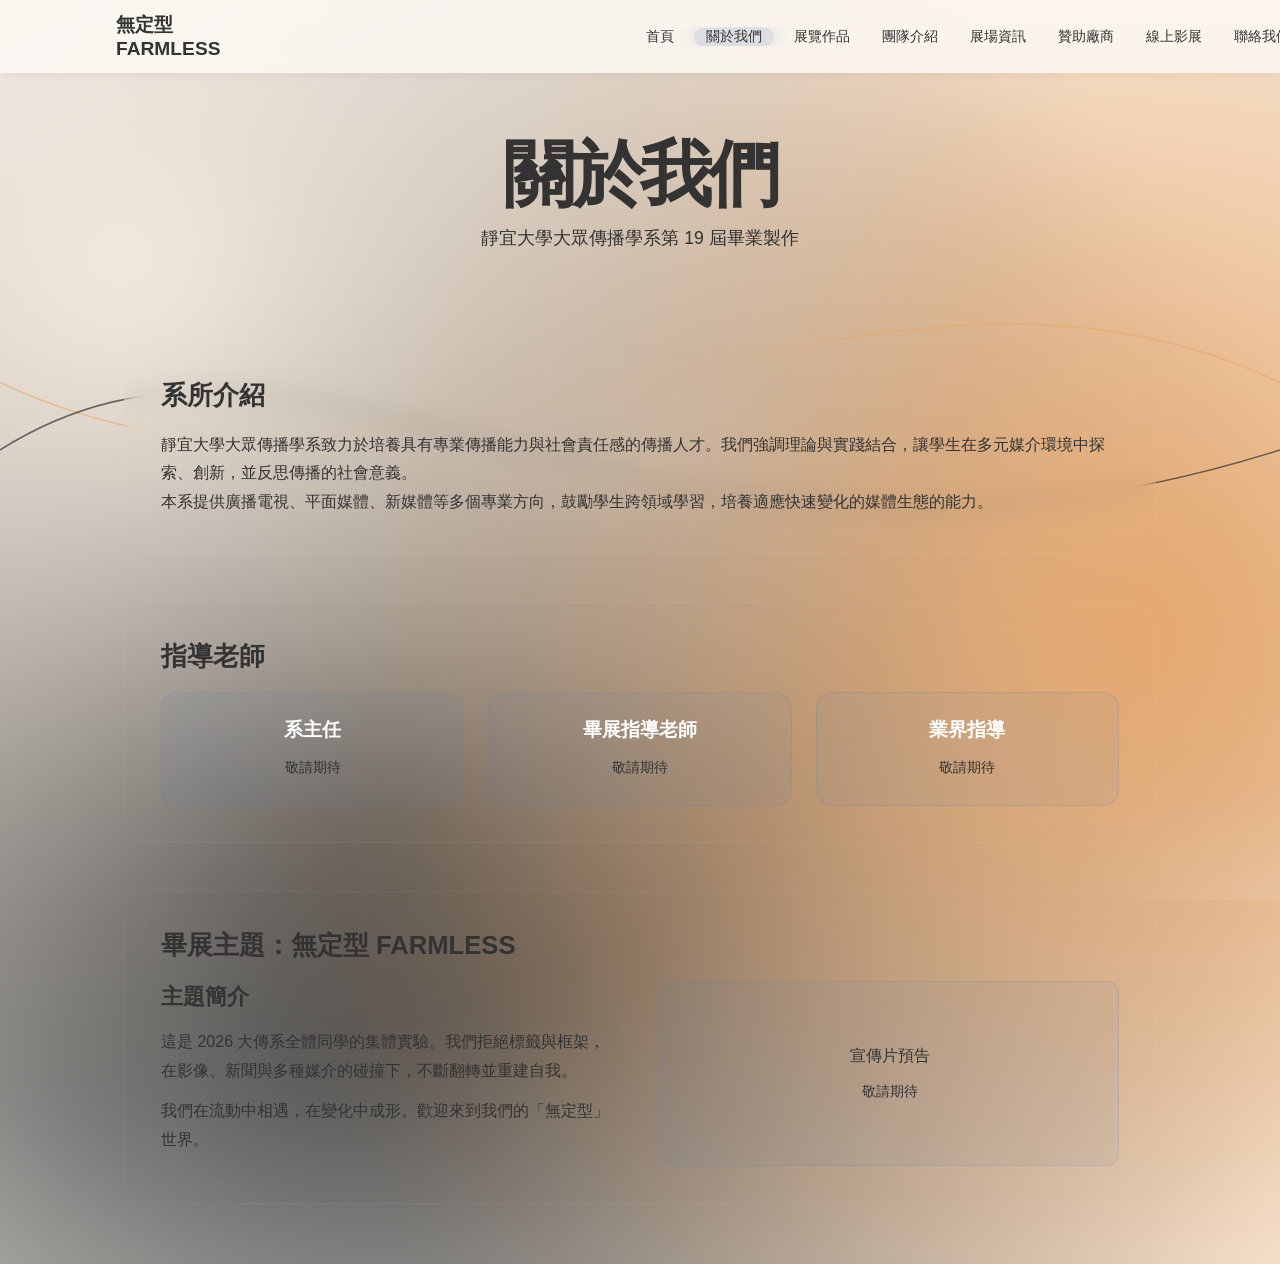
<file: about.html>
<!DOCTYPE html>
<html lang="zh-Hant">
<head>
  <meta charset="UTF-8" />
  <meta name="viewport" content="width=device-width, initial-scale=1.0" />
  <title>關於我們 - 無定型 FARMLESS</title>
  <link rel="stylesheet" href="style.css" />
</head>
<body>
  <div class="page-bg"></div>
  <div class="cursor-glow"></div>
  <nav class="navbar">
    <div class="container">
      <h1 class="nav-title">無定型 FARMLESS</h1>
      <ul class="nav-links">
        <li><a href="index.html">首頁</a></li>
        <li><a href="about.html">關於我們</a></li>
        <li><a href="works.html">展覽作品</a></li>
        <li><a href="team.html">團隊介紹</a></li>
        <li><a href="venue.html">展場資訊</a></li>
        <li><a href="sponsors.html">贊助廠商</a></li>
        <li><a href="filmfestival.html">線上影展</a></li>
        <li><a href="contact.html">聯絡我們</a></li>
      </ul>
    </div>
  </nav>
  <main class="container">
    <section class="hero-section">
      <h1 class="page-title">關於我們</h1>
      <p class="page-subtitle">靜宜大學大眾傳播學系第 19 屆畢業製作</p>
    </section>

    <!-- 本系介紹 -->
    <section id="department" class="panel">
      <h2>系所介紹</h2>
      <p>靜宜大學大眾傳播學系致力於培養具有專業傳播能力與社會責任感的傳播人才。我們強調理論與實踐結合，讓學生在多元媒介環境中探索、創新，並反思傳播的社會意義。</p>
      <p>本系提供廣播電視、平面媒體、新媒體等多個專業方向，鼓勵學生跨領域學習，培養適應快速變化的媒體生態的能力。</p>
    </section>

    <!-- 指導老師 -->
    <section id="advisors" class="panel">
      <h2>指導老師</h2>
      <div class="advisor-grid">
        <div class="advisor-card">
          <h4>系主任</h4>
          <p>敬請期待</p>
        </div>
        <div class="advisor-card">
          <h4>畢展指導老師</h4>
          <p>敬請期待</p>
        </div>
        <div class="advisor-card">
          <h4>業界指導</h4>
          <p>敬請期待</p>
        </div>
      </div>
    </section>

    <!-- 畢展主題 -->
    <section id="exhibition-theme" class="panel">
      <h2>畢展主題：無定型 FARMLESS</h2>
      <div class="theme-content">
        <div class="theme-text">
          <h3>主題簡介</h3>
          <p>這是 2026 大傳系全體同學的集體實驗。我們拒絕標籤與框架，在影像、新聞與多種媒介的碰撞下，不斷翻轉並重建自我。</p>
          <p>我們在流動中相遇，在變化中成形。歡迎來到我們的「無定型」世界。</p>
        </div>
        <div class="theme-video">
          <div class="video-placeholder">
            <p>宣傳片預告</p>
            <p style="font-size: 0.9rem; margin-top: 8px;">敬請期待</p>
          </div>
        </div>
      </div>
    </section>
  </main>
  <script src="script.js"></script>
</body>
</html>
</file>
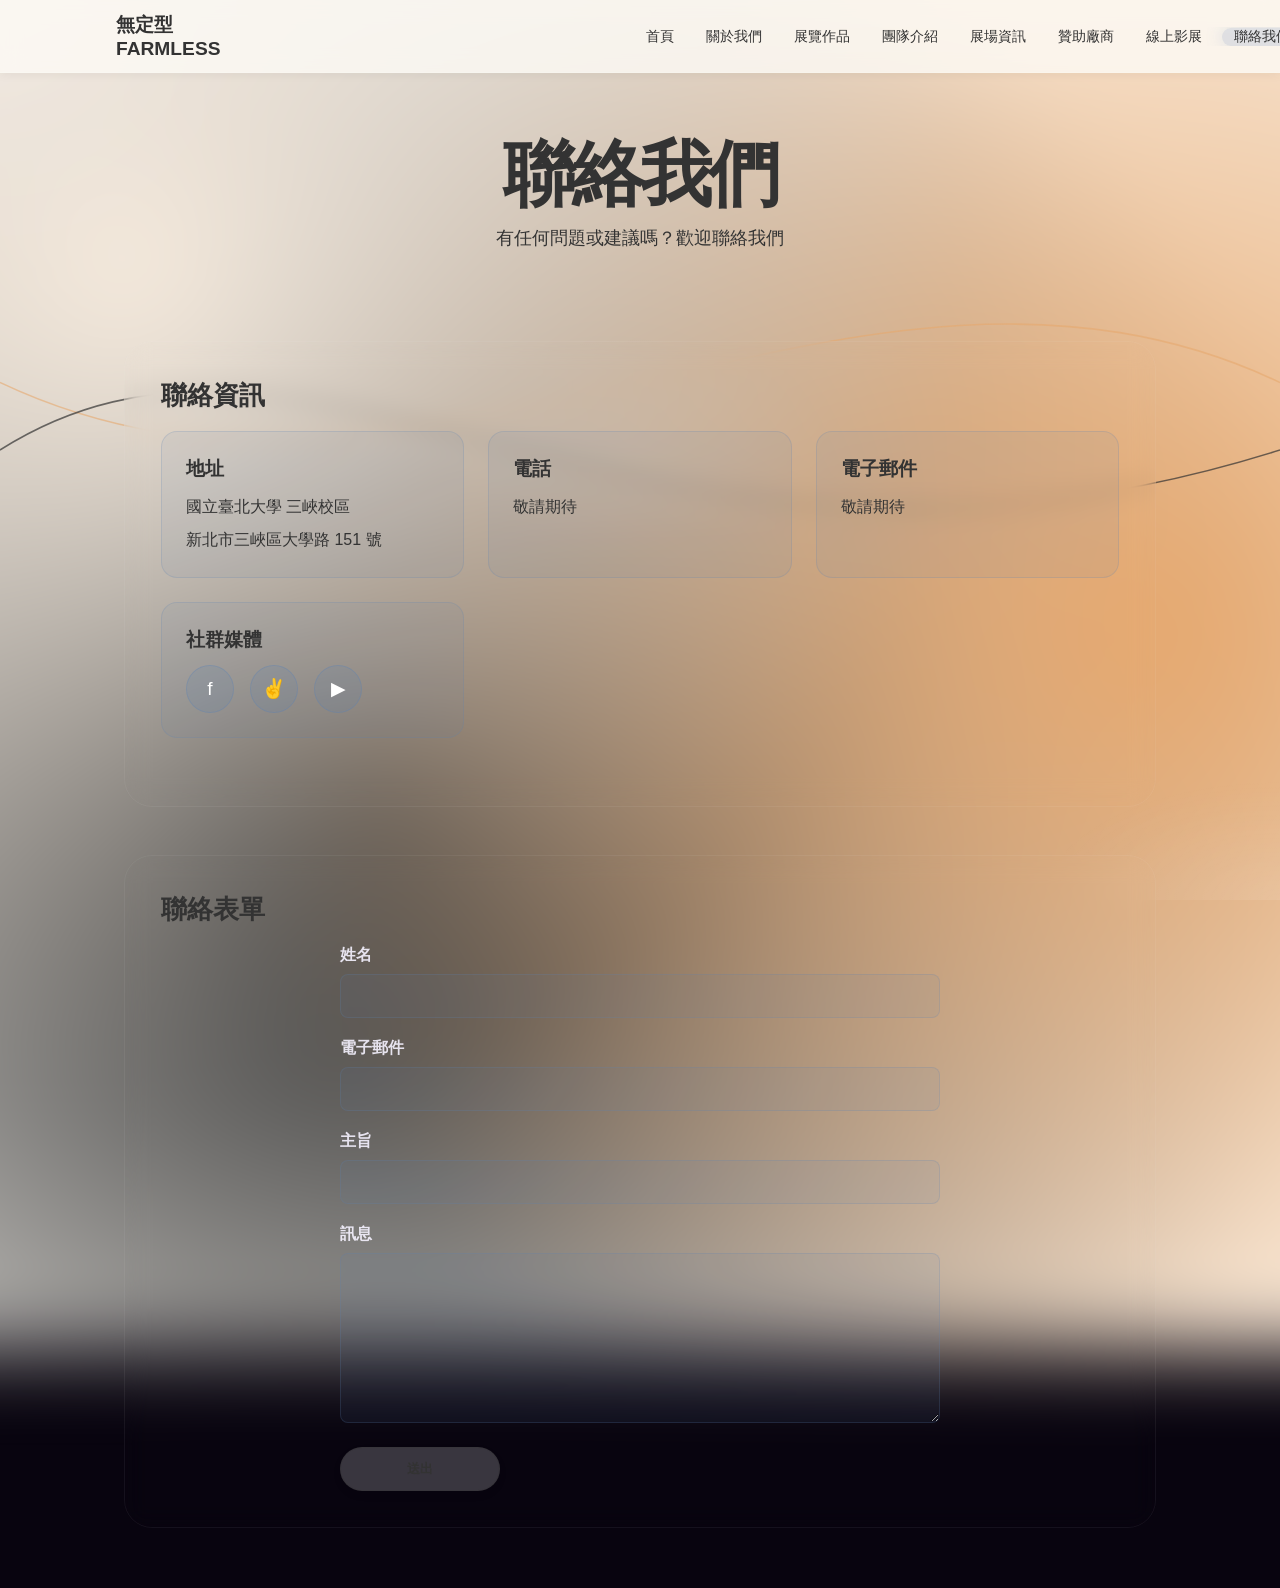
<file: contact.html>
<!DOCTYPE html>
<html lang="zh-Hant">
<head>
  <meta charset="UTF-8" />
  <meta name="viewport" content="width=device-width, initial-scale=1.0" />
  <title>聯絡我們 - 無定型 FARMLESS</title>
  <link rel="stylesheet" href="style.css" />
</head>
<body>
  <div class="page-bg"></div>
  <div class="cursor-glow"></div>
  <nav class="navbar">
    <div class="container">
      <h1 class="nav-title">無定型 FARMLESS</h1>
      <ul class="nav-links">
        <li><a href="index.html">首頁</a></li>
        <li><a href="about.html">關於我們</a></li>
        <li><a href="works.html">展覽作品</a></li>
        <li><a href="team.html">團隊介紹</a></li>
        <li><a href="venue.html">展場資訊</a></li>
        <li><a href="sponsors.html">贊助廠商</a></li>
        <li><a href="filmfestival.html">線上影展</a></li>
        <li><a href="contact.html">聯絡我們</a></li>
      </ul>
    </div>
  </nav>
  <main class="container">
    <section class="hero-section">
      <h1 class="page-title">聯絡我們</h1>
      <p class="page-subtitle">有任何問題或建議嗎？歡迎聯絡我們</p>
    </section>

    <!-- 聯絡資訊 -->
    <section id="contact-info" class="panel">
      <h2>聯絡資訊</h2>
      <div class="contact-details">
        <div class="contact-item">
          <h3>地址</h3>
          <p>國立臺北大學 三峽校區</p>
          <p>新北市三峽區大學路 151 號</p>
        </div>
        <div class="contact-item">
          <h3>電話</h3>
          <p>敬請期待</p>
        </div>
        <div class="contact-item">
          <h3>電子郵件</h3>
          <p>敬請期待</p>
        </div>
        <div class="contact-item">
          <h3>社群媒體</h3>
          <div class="social-links">
            <a href="#" class="social-icon" title="Facebook">f</a>
            <a href="#" class="social-icon" title="Instagram">✌</a>
            <a href="#" class="social-icon" title="YouTube">▶</a>
          </div>
        </div>
      </div>
    </section>

    <!-- 聯絡表單 -->
    <section id="contact-form" class="panel">
      <h2>聯絡表單</h2>
      <form class="form-container">
        <div class="form-group">
          <label for="name">姓名</label>
          <input type="text" id="name" name="name" required />
        </div>
        <div class="form-group">
          <label for="email">電子郵件</label>
          <input type="email" id="email" name="email" required />
        </div>
        <div class="form-group">
          <label for="subject">主旨</label>
          <input type="text" id="subject" name="subject" required />
        </div>
        <div class="form-group">
          <label for="message">訊息</label>
          <textarea id="message" name="message" rows="8" required></textarea>
        </div>
        <button type="submit" class="btn btn-primary">送出</button>
      </form>
    </section>
  </main>
  <script src="script.js"></script>
</body>
</html>
</file>
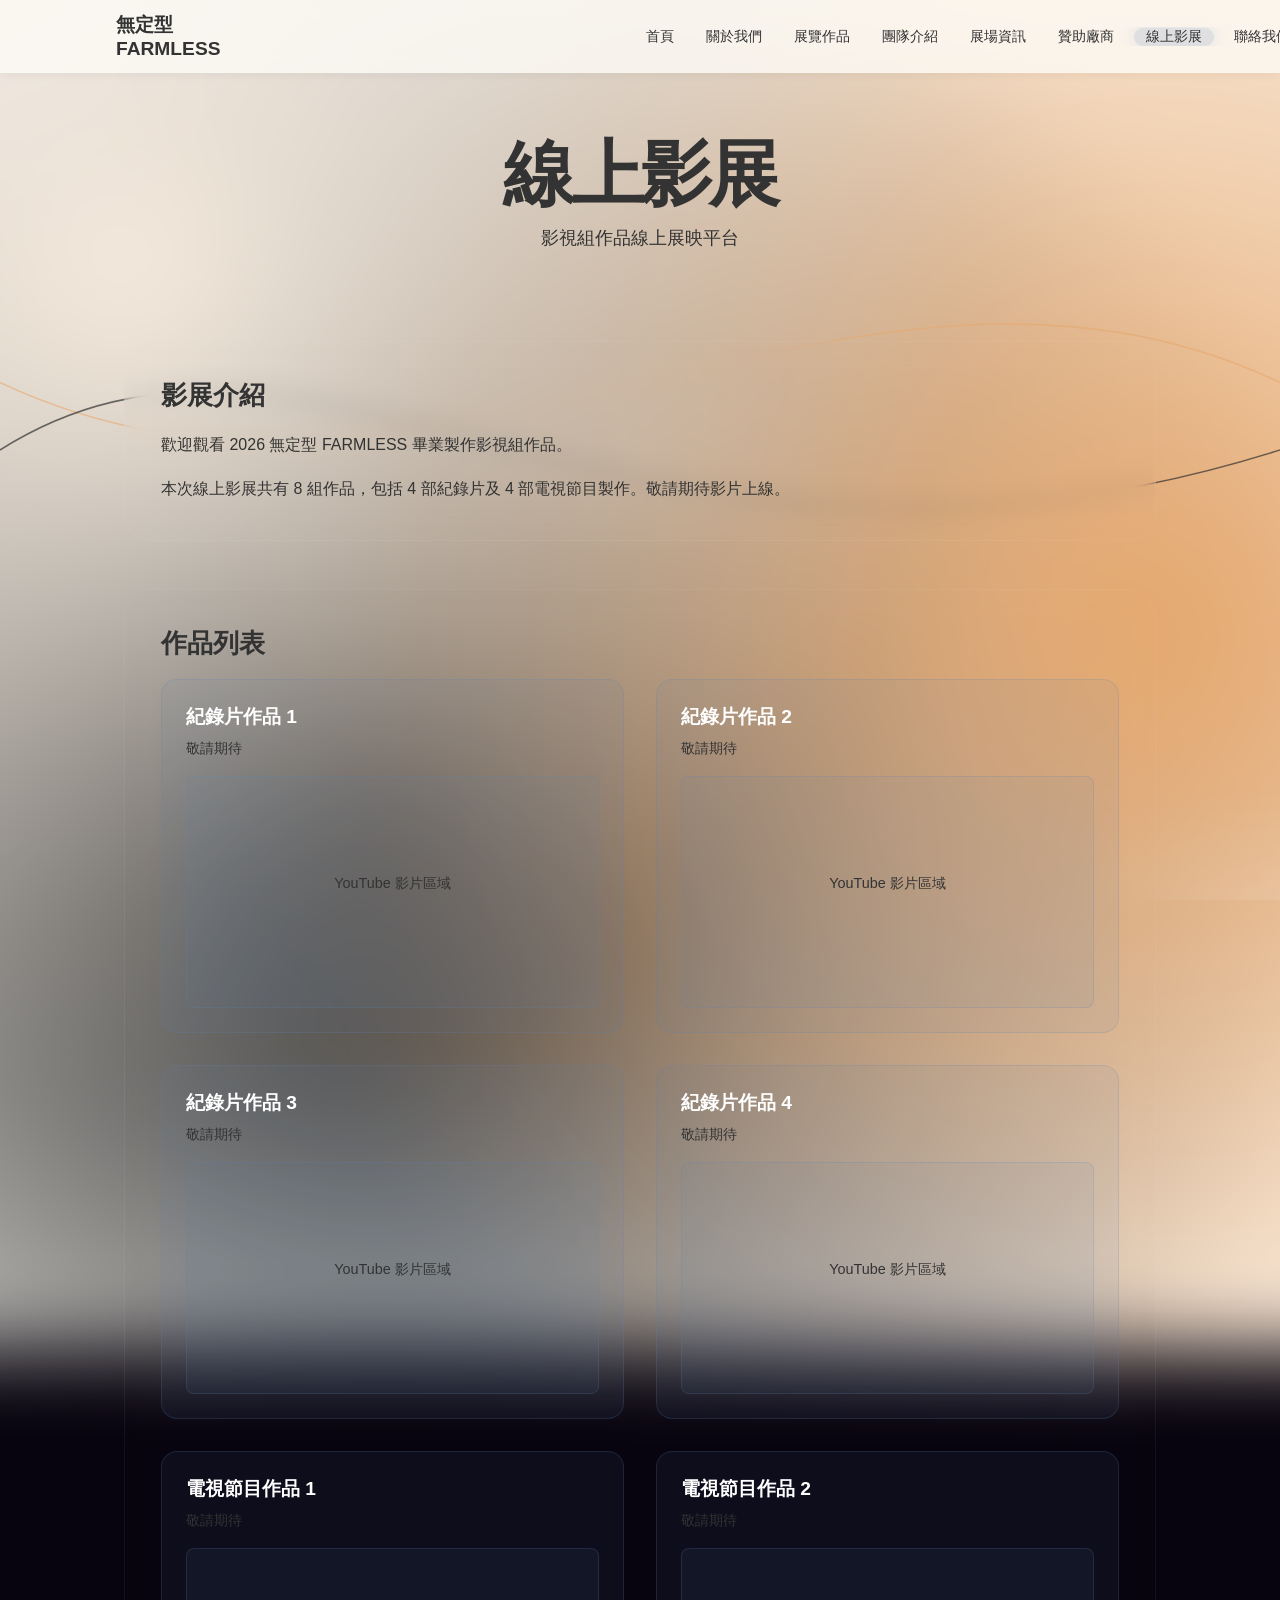
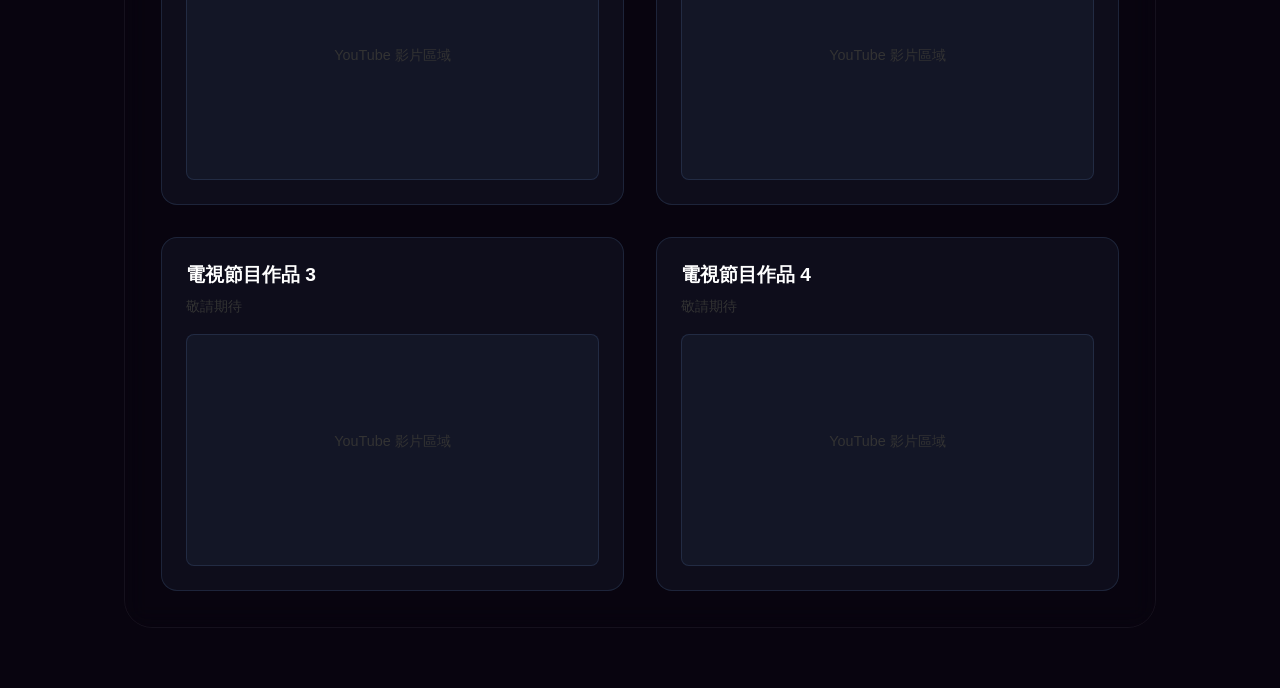
<file: filmfestival.html>
<!DOCTYPE html>
<html lang="zh-Hant">
<head>
  <meta charset="UTF-8" />
  <meta name="viewport" content="width=device-width, initial-scale=1.0" />
  <title>線上影展 - 無定型 FARMLESS</title>
  <link rel="stylesheet" href="style.css" />
</head>
<body>
  <div class="page-bg"></div>
  <div class="cursor-glow"></div>
  <nav class="navbar">
    <div class="container">
      <h1 class="nav-title">無定型 FARMLESS</h1>
      <ul class="nav-links">
        <li><a href="index.html">首頁</a></li>
        <li><a href="about.html">關於我們</a></li>
        <li><a href="works.html">展覽作品</a></li>
        <li><a href="team.html">團隊介紹</a></li>
        <li><a href="venue.html">展場資訊</a></li>
        <li><a href="sponsors.html">贊助廠商</a></li>
        <li><a href="filmfestival.html">線上影展</a></li>
        <li><a href="contact.html">聯絡我們</a></li>
      </ul>
    </div>
  </nav>
  <main class="container">
    <section class="hero-section">
      <h1 class="page-title">線上影展</h1>
      <p class="page-subtitle">影視組作品線上展映平台</p>
    </section>

    <!-- 影展介紹 -->
    <section id="festival-intro" class="panel">
      <h2>影展介紹</h2>
      <p style="color: rgba(245, 242, 255, 0.8); line-height: 1.8; margin-bottom: 16px;">
        歡迎觀看 2026 無定型 FARMLESS 畢業製作影視組作品。
      </p>
      <p style="color: rgba(245, 242, 255, 0.7); line-height: 1.8;">
        本次線上影展共有 8 組作品，包括 4 部紀錄片及 4 部電視節目製作。敬請期待影片上線。
      </p>
    </section>

    <!-- 作品列表 -->
    <section id="film-list" class="panel">
      <h2>作品列表</h2>
      <div class="film-grid">
        <!-- 紀錄片 1 -->
        <div class="film-item">
          <h4>紀錄片作品 1</h4>
          <p>敬請期待</p>
          <div class="embed-placeholder">
            <p>YouTube 影片區域</p>
          </div>
        </div>
        <!-- 紀錄片 2 -->
        <div class="film-item">
          <h4>紀錄片作品 2</h4>
          <p>敬請期待</p>
          <div class="embed-placeholder">
            <p>YouTube 影片區域</p>
          </div>
        </div>
        <!-- 紀錄片 3 -->
        <div class="film-item">
          <h4>紀錄片作品 3</h4>
          <p>敬請期待</p>
          <div class="embed-placeholder">
            <p>YouTube 影片區域</p>
          </div>
        </div>
        <!-- 紀錄片 4 -->
        <div class="film-item">
          <h4>紀錄片作品 4</h4>
          <p>敬請期待</p>
          <div class="embed-placeholder">
            <p>YouTube 影片區域</p>
          </div>
        </div>
        <!-- 電視節目 1 -->
        <div class="film-item">
          <h4>電視節目作品 1</h4>
          <p>敬請期待</p>
          <div class="embed-placeholder">
            <p>YouTube 影片區域</p>
          </div>
        </div>
        <!-- 電視節目 2 -->
        <div class="film-item">
          <h4>電視節目作品 2</h4>
          <p>敬請期待</p>
          <div class="embed-placeholder">
            <p>YouTube 影片區域</p>
          </div>
        </div>
        <!-- 電視節目 3 -->
        <div class="film-item">
          <h4>電視節目作品 3</h4>
          <p>敬請期待</p>
          <div class="embed-placeholder">
            <p>YouTube 影片區域</p>
          </div>
        </div>
        <!-- 電視節目 4 -->
        <div class="film-item">
          <h4>電視節目作品 4</h4>
          <p>敬請期待</p>
          <div class="embed-placeholder">
            <p>YouTube 影片區域</p>
          </div>
        </div>
      </div>
    </section>
  </main>
  <script src="script.js"></script>
</body>
</html>
</file>
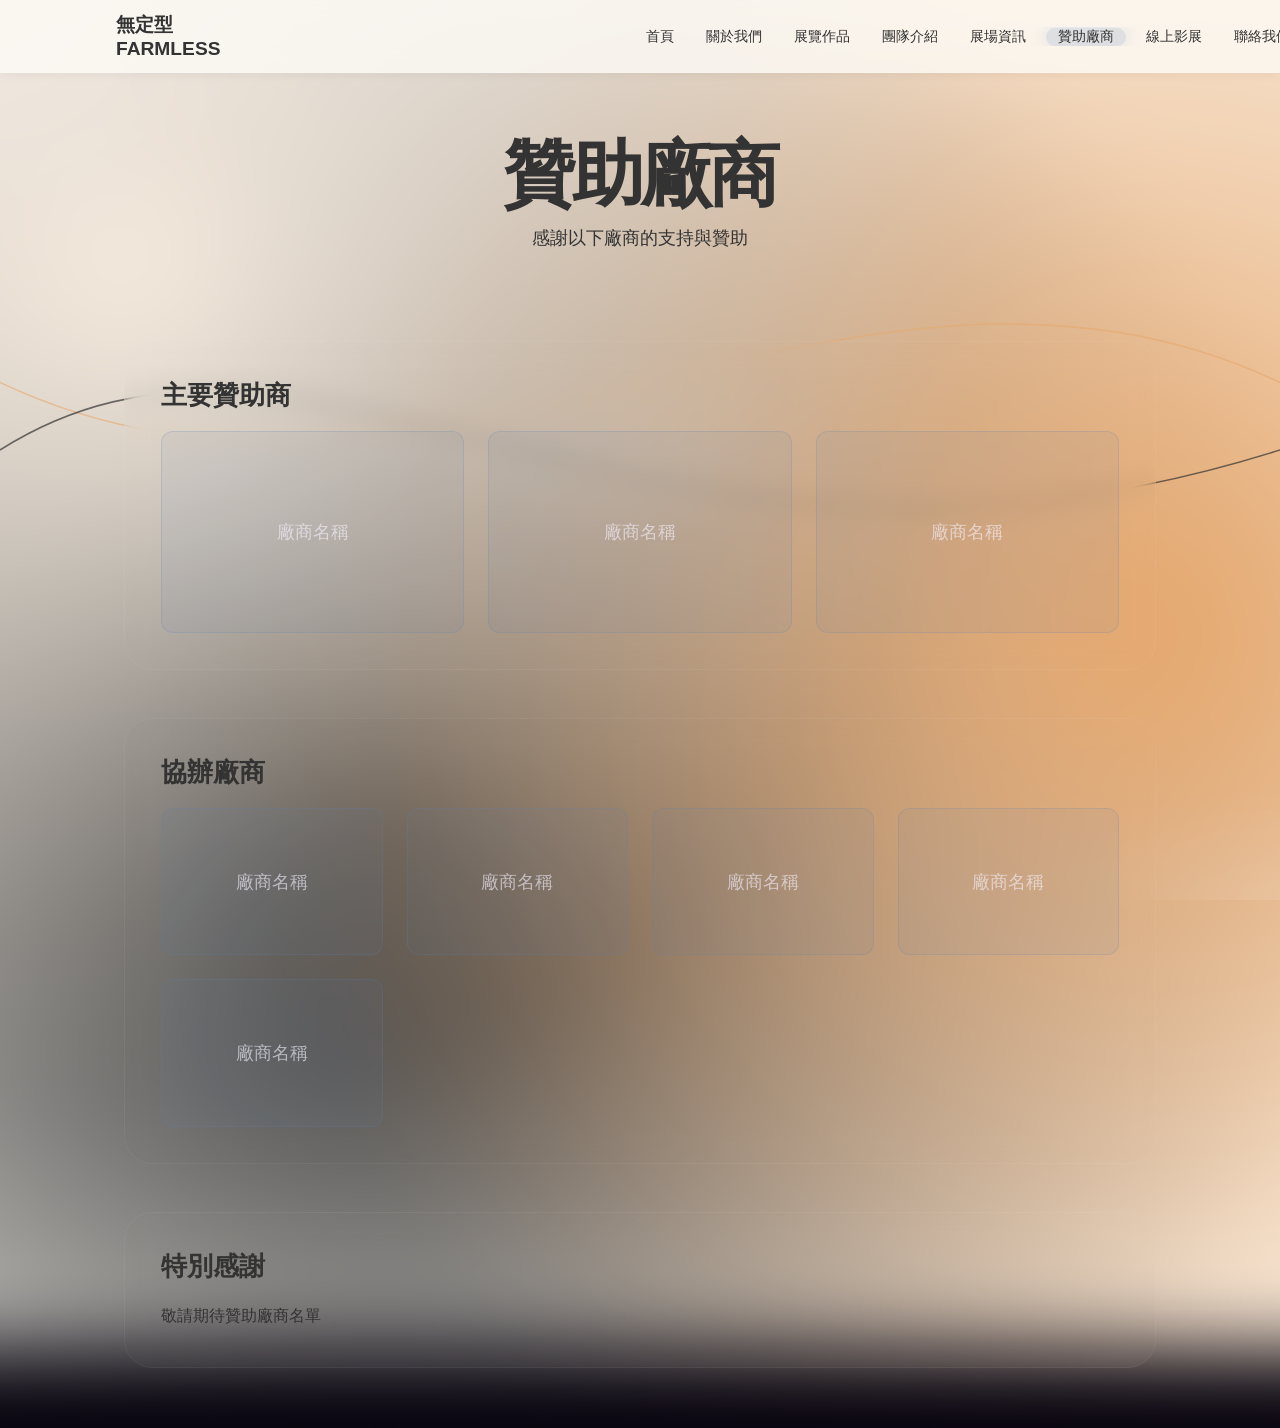
<file: sponsors.html>
<!DOCTYPE html>
<html lang="zh-Hant">
<head>
  <meta charset="UTF-8" />
  <meta name="viewport" content="width=device-width, initial-scale=1.0" />
  <title>贊助廠商 - 無定型 FARMLESS</title>
  <link rel="stylesheet" href="style.css" />
</head>
<body>
  <div class="page-bg"></div>
  <div class="cursor-glow"></div>
  <nav class="navbar">
    <div class="container">
      <h1 class="nav-title">無定型 FARMLESS</h1>
      <ul class="nav-links">
        <li><a href="index.html">首頁</a></li>
        <li><a href="about.html">關於我們</a></li>
        <li><a href="works.html">展覽作品</a></li>
        <li><a href="team.html">團隊介紹</a></li>
        <li><a href="venue.html">展場資訊</a></li>
        <li><a href="sponsors.html">贊助廠商</a></li>
        <li><a href="filmfestival.html">線上影展</a></li>
        <li><a href="contact.html">聯絡我們</a></li>
      </ul>
    </div>
  </nav>
  <main class="container">
    <section class="hero-section">
      <h1 class="page-title">贊助廠商</h1>
      <p class="page-subtitle">感謝以下廠商的支持與贊助</p>
    </section>

    <!-- 主要贊助商 -->
    <section id="major-sponsors" class="panel">
      <h2>主要贊助商</h2>
      <div class="sponsor-grid">
        <div class="sponsor-logo">
          <div class="sponsor-placeholder">廠商名稱</div>
        </div>
        <div class="sponsor-logo">
          <div class="sponsor-placeholder">廠商名稱</div>
        </div>
        <div class="sponsor-logo">
          <div class="sponsor-placeholder">廠商名稱</div>
        </div>
      </div>
    </section>

    <!-- 協辦廠商 -->
    <section id="partner-sponsors" class="panel">
      <h2>協辦廠商</h2>
      <div class="sponsor-grid">
        <div class="sponsor-logo">
          <div class="sponsor-placeholder">廠商名稱</div>
        </div>
        <div class="sponsor-logo">
          <div class="sponsor-placeholder">廠商名稱</div>
        </div>
        <div class="sponsor-logo">
          <div class="sponsor-placeholder">廠商名稱</div>
        </div>
        <div class="sponsor-logo">
          <div class="sponsor-placeholder">廠商名稱</div>
        </div>
        <div class="sponsor-logo">
          <div class="sponsor-placeholder">廠商名稱</div>
        </div>
      </div>
    </section>

    <!-- 感謝名單 -->
    <section id="thanks" class="panel">
      <h2>特別感謝</h2>
      <p style="color: rgba(245, 242, 255, 0.8); line-height: 1.8;">敬請期待贊助廠商名單</p>
    </section>
  </main>
  <script src="script.js"></script>
</body>
</html>
</file>
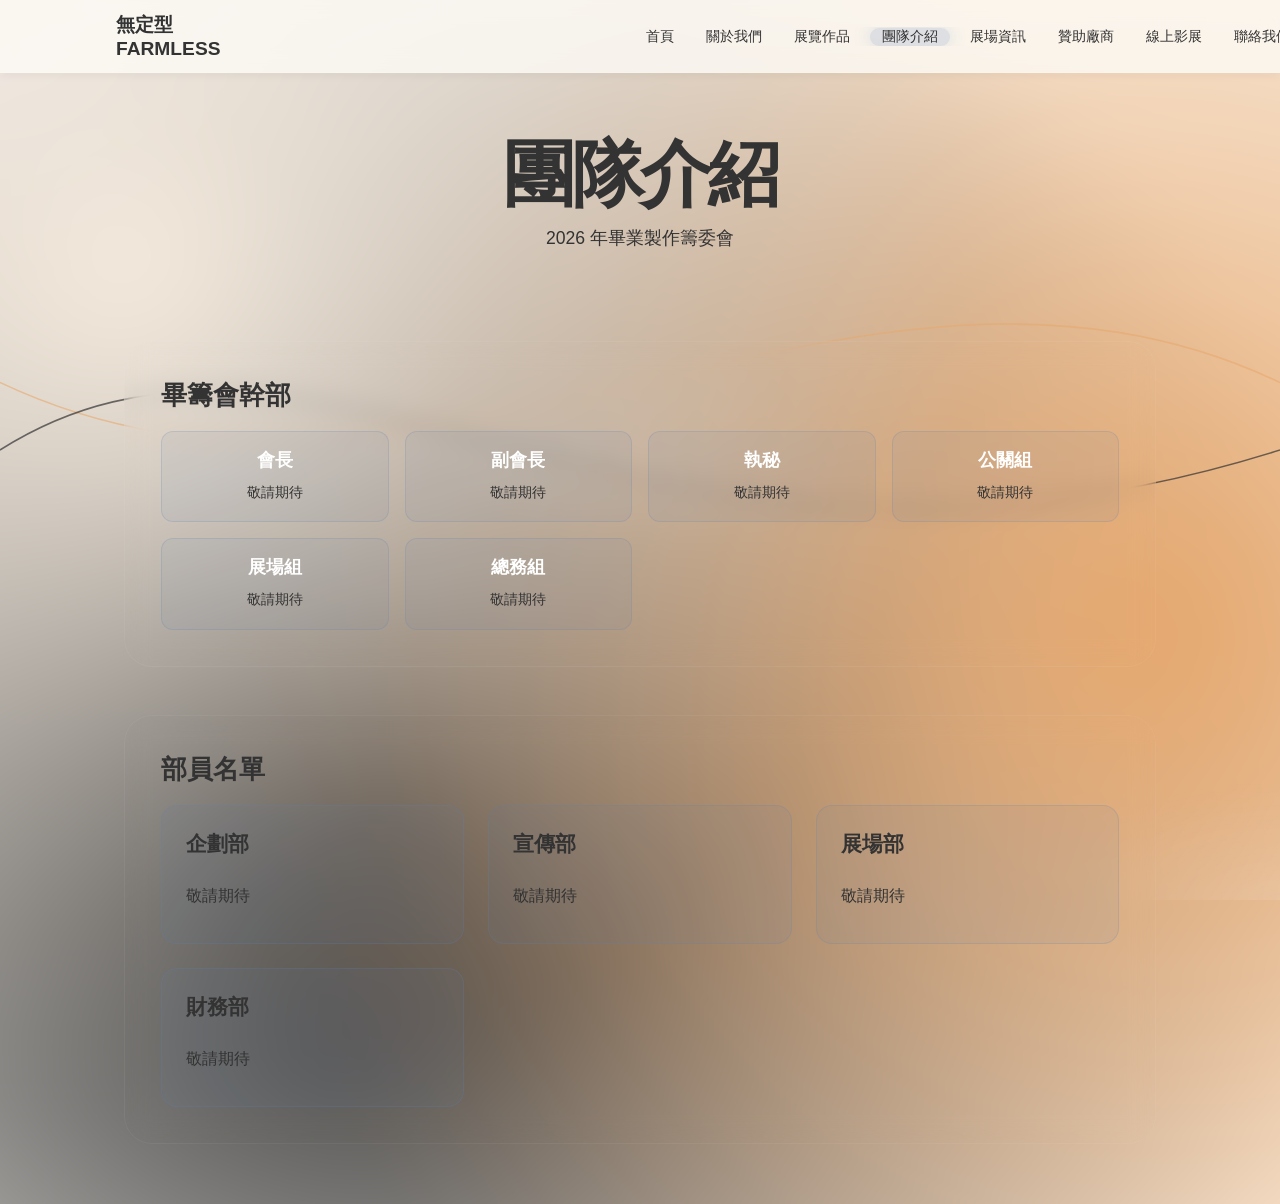
<file: team.html>
<!DOCTYPE html>
<html lang="zh-Hant">
<head>
  <meta charset="UTF-8" />
  <meta name="viewport" content="width=device-width, initial-scale=1.0" />
  <title>團隊介紹 - 無定型 FARMLESS</title>
  <link rel="stylesheet" href="style.css" />
</head>
<body>
  <div class="page-bg"></div>
  <div class="cursor-glow"></div>
  <nav class="navbar">
    <div class="container">
      <h1 class="nav-title">無定型 FARMLESS</h1>
      <ul class="nav-links">
        <li><a href="index.html">首頁</a></li>
        <li><a href="about.html">關於我們</a></li>
        <li><a href="works.html">展覽作品</a></li>
        <li><a href="team.html">團隊介紹</a></li>
        <li><a href="venue.html">展場資訊</a></li>
        <li><a href="sponsors.html">贊助廠商</a></li>
        <li><a href="filmfestival.html">線上影展</a></li>
        <li><a href="contact.html">聯絡我們</a></li>
      </ul>
    </div>
  </nav>
  <main class="container">
    <section class="hero-section">
      <h1 class="page-title">團隊介紹</h1>
      <p class="page-subtitle">2026 年畢業製作籌委會</p>
    </section>

    <!-- 籌委會幹部 -->
    <section id="core-team" class="panel">
      <h2>畢籌會幹部</h2>
      <div class="team-list">
        <div class="team-member-item">
          <h4>會長</h4>
          <p>敬請期待</p>
        </div>
        <div class="team-member-item">
          <h4>副會長</h4>
          <p>敬請期待</p>
        </div>
        <div class="team-member-item">
          <h4>執秘</h4>
          <p>敬請期待</p>
        </div>
        <div class="team-member-item">
          <h4>公關組</h4>
          <p>敬請期待</p>
        </div>
        <div class="team-member-item">
          <h4>展場組</h4>
          <p>敬請期待</p>
        </div>
        <div class="team-member-item">
          <h4>總務組</h4>
          <p>敬請期待</p>
        </div>
      </div>
    </section>

    <!-- 部員名單 -->
    <section id="team-members" class="panel">
      <h2>部員名單</h2>
      <div class="members-grid">
        <div class="department-section">
          <h3>企劃部</h3>
          <div class="member-list">
            <p>敬請期待</p>
          </div>
        </div>
        <div class="department-section">
          <h3>宣傳部</h3>
          <div class="member-list">
            <p>敬請期待</p>
          </div>
        </div>
        <div class="department-section">
          <h3>展場部</h3>
          <div class="member-list">
            <p>敬請期待</p>
          </div>
        </div>
        <div class="department-section">
          <h3>財務部</h3>
          <div class="member-list">
            <p>敬請期待</p>
          </div>
        </div>
      </div>
    </section>
  </main>
  <script src="script.js"></script>
</body>
</html>
</file>
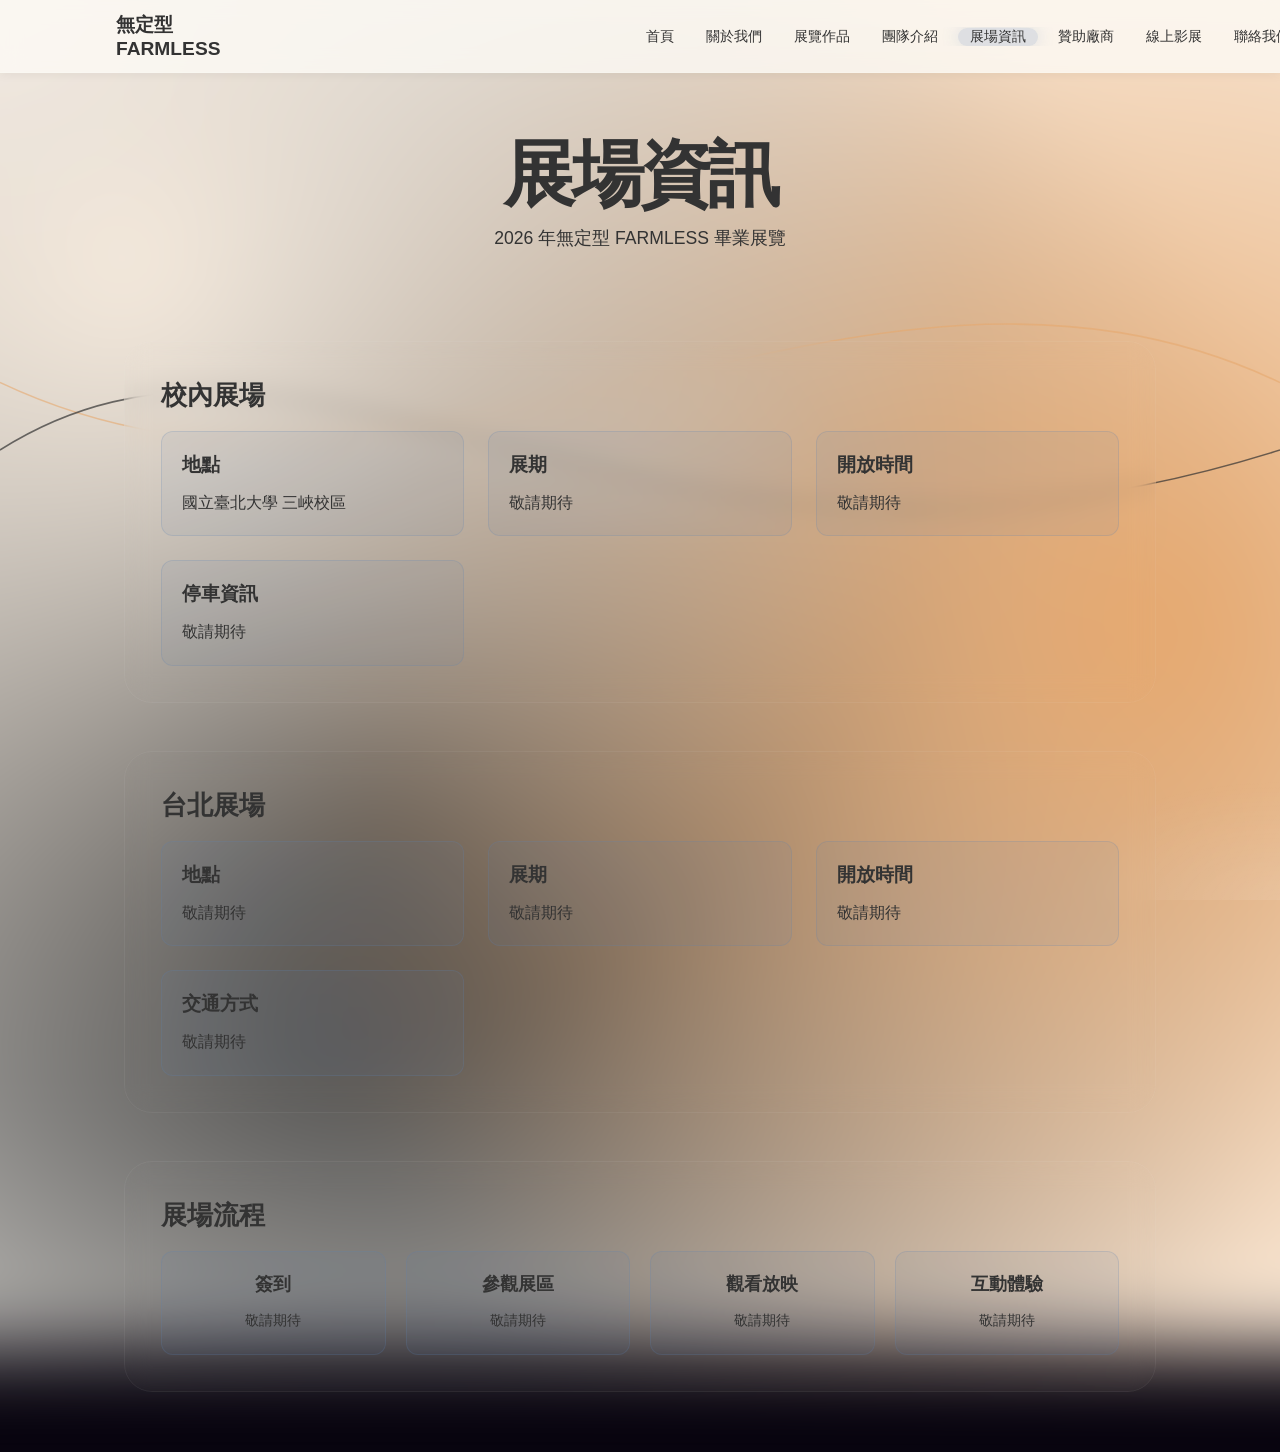
<file: venue.html>
<!DOCTYPE html>
<html lang="zh-Hant">
<head>
  <meta charset="UTF-8" />
  <meta name="viewport" content="width=device-width, initial-scale=1.0" />
  <title>展場資訊 - 無定型 FARMLESS</title>
  <link rel="stylesheet" href="style.css" />
</head>
<body>
  <div class="page-bg"></div>
  <div class="cursor-glow"></div>
  <nav class="navbar">
    <div class="container">
      <h1 class="nav-title">無定型 FARMLESS</h1>
      <ul class="nav-links">
        <li><a href="index.html">首頁</a></li>
        <li><a href="about.html">關於我們</a></li>
        <li><a href="works.html">展覽作品</a></li>
        <li><a href="team.html">團隊介紹</a></li>
        <li><a href="venue.html">展場資訊</a></li>
        <li><a href="sponsors.html">贊助廠商</a></li>
        <li><a href="filmfestival.html">線上影展</a></li>
        <li><a href="contact.html">聯絡我們</a></li>
      </ul>
    </div>
  </nav>
  <main class="container">
    <section class="hero-section">
      <h1 class="page-title">展場資訊</h1>
      <p class="page-subtitle">2026 年無定型 FARMLESS 畢業展覽</p>
    </section>

    <!-- 校內展場 -->
    <section id="campus-venue" class="panel">
      <h2>校內展場</h2>
      <div class="venue-content">
        <div class="venue-info">
          <h3>地點</h3>
          <p>國立臺北大學 三峽校區</p>
        </div>
        <div class="venue-info">
          <h3>展期</h3>
          <p>敬請期待</p>
        </div>
        <div class="venue-info">
          <h3>開放時間</h3>
          <p>敬請期待</p>
        </div>
        <div class="venue-info">
          <h3>停車資訊</h3>
          <p>敬請期待</p>
        </div>
      </div>
    </section>

    <!-- 台北展場 -->
    <section id="taipei-venue" class="panel">
      <h2>台北展場</h2>
      <div class="venue-content">
        <div class="venue-info">
          <h3>地點</h3>
          <p>敬請期待</p>
        </div>
        <div class="venue-info">
          <h3>展期</h3>
          <p>敬請期待</p>
        </div>
        <div class="venue-info">
          <h3>開放時間</h3>
          <p>敬請期待</p>
        </div>
        <div class="venue-info">
          <h3>交通方式</h3>
          <p>敬請期待</p>
        </div>
      </div>
    </section>

    <!-- 展場流程 -->
    <section id="exhibition-flow" class="panel">
      <h2>展場流程</h2>
      <div class="flow-timeline">
        <div class="flow-item">
          <h3>簽到</h3>
          <p>敬請期待</p>
        </div>
        <div class="flow-item">
          <h3>參觀展區</h3>
          <p>敬請期待</p>
        </div>
        <div class="flow-item">
          <h3>觀看放映</h3>
          <p>敬請期待</p>
        </div>
        <div class="flow-item">
          <h3>互動體驗</h3>
          <p>敬請期待</p>
        </div>
      </div>
    </section>
  </main>
  <script src="script.js"></script>
</body>
</html>
</file>
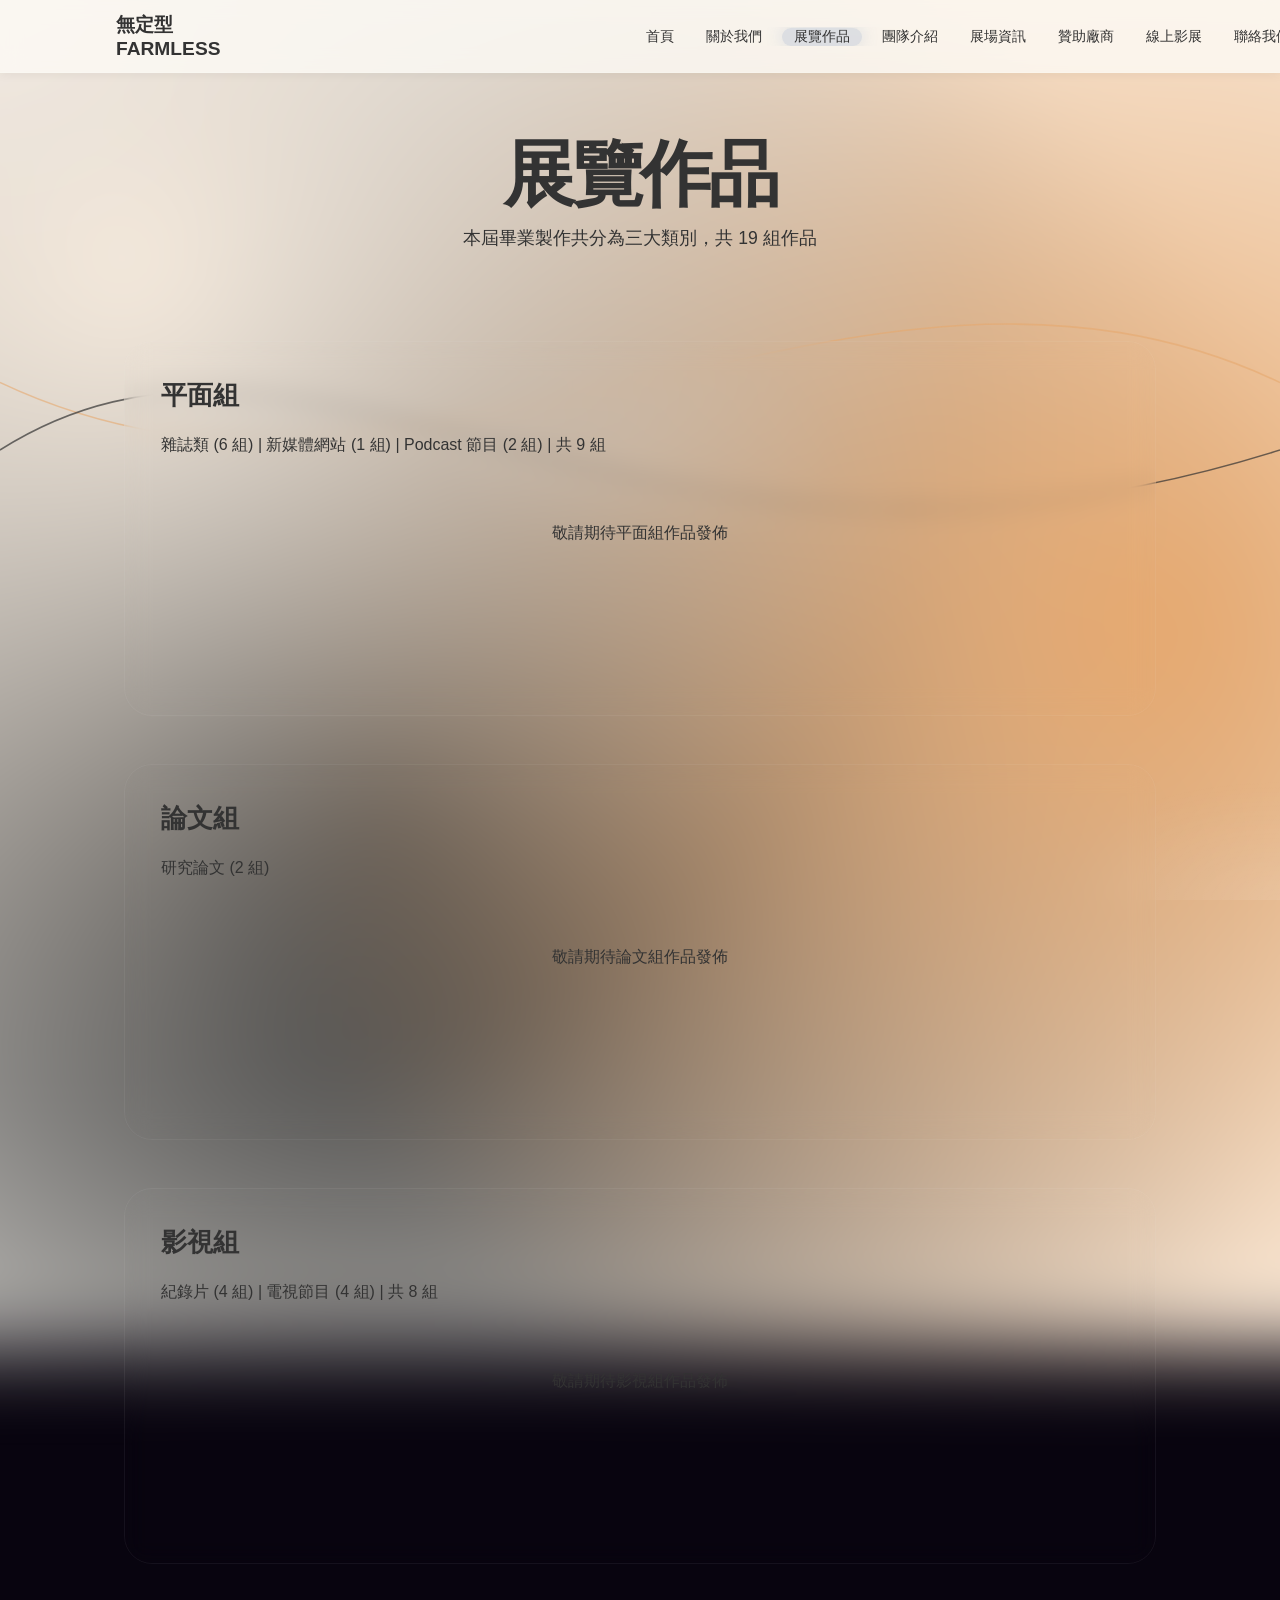
<file: works.html>
<!DOCTYPE html>
<html lang="zh-Hant">
<head>
  <meta charset="UTF-8" />
  <meta name="viewport" content="width=device-width, initial-scale=1.0" />
  <title>展覽作品 - 無定型 FARMLESS</title>
  <link rel="stylesheet" href="style.css" />
</head>
<body>
  <div class="page-bg"></div>
  <div class="cursor-glow"></div>
  <nav class="navbar">
    <div class="container">
      <h1 class="nav-title">無定型 FARMLESS</h1>
      <ul class="nav-links">
        <li><a href="index.html">首頁</a></li>
        <li><a href="about.html">關於我們</a></li>
        <li><a href="works.html">展覽作品</a></li>
        <li><a href="team.html">團隊介紹</a></li>
        <li><a href="venue.html">展場資訊</a></li>
        <li><a href="sponsors.html">贊助廠商</a></li>
        <li><a href="filmfestival.html">線上影展</a></li>
        <li><a href="contact.html">聯絡我們</a></li>
      </ul>
    </div>
  </nav>
  <main class="container">
    <section class="hero-section">
      <h1 class="page-title">展覽作品</h1>
      <p class="page-subtitle">本屆畢業製作共分為三大類別，共 19 組作品</p>
    </section>

    <!-- 平面組 -->
    <section id="graphic-works" class="panel">
      <h2>平面組</h2>
      <p style="color: rgba(245, 242, 255, 0.7); margin-bottom: 20px;">雜誌類 (6 組) | 新媒體網站 (1 組) | Podcast 節目 (2 組) | 共 9 組</p>
      <div class="works-showcase">
        <!-- 作品將在此添加 -->
        <p style="color: rgba(245, 242, 255, 0.5); text-align: center; padding: 40px; grid-column: 1 / -1;">敬請期待平面組作品發佈</p>
      </div>
    </section>

    <!-- 論文組 -->
    <section id="thesis-works" class="panel">
      <h2>論文組</h2>
      <p style="color: rgba(245, 242, 255, 0.7); margin-bottom: 20px;">研究論文 (2 組)</p>
      <div class="works-showcase">
        <!-- 作品將在此添加 -->
        <p style="color: rgba(245, 242, 255, 0.5); text-align: center; padding: 40px; grid-column: 1 / -1;">敬請期待論文組作品發佈</p>
      </div>
    </section>

    <!-- 影視組 -->
    <section id="video-works" class="panel">
      <h2>影視組</h2>
      <p style="color: rgba(245, 242, 255, 0.7); margin-bottom: 20px;">紀錄片 (4 組) | 電視節目 (4 組) | 共 8 組</p>
      <div class="works-showcase">
        <!-- 作品將在此添加 -->
        <p style="color: rgba(245, 242, 255, 0.5); text-align: center; padding: 40px; grid-column: 1 / -1;">敬請期待影視組作品發佈</p>
      </div>
    </section>
  </main>
  <script src="script.js"></script>
</body>
</html>
</file>
<file: style.css>
:root {
  color-scheme: dark;
  font-family: "Noto Sans TC", "Segoe UI", sans-serif;
  background: #08040f;
  color: #f5f2ff;
}

* {
  box-sizing: border-box;
}

html, body {
  margin: 0;
  min-height: 100%;
}

body {
  position: relative;
  overflow-x: hidden;
}

.page-bg {
  position: fixed;
  inset: 0;
  background: 
    radial-gradient(ellipse 600px 300px at 50% 50%, rgba(255, 255, 255, 0.1) 0%, transparent 40%),
    radial-gradient(ellipse 500px 250px at 50% 50%, rgba(255, 255, 255, 0.08) 0%, transparent 45%),
    radial-gradient(ellipse 700px 350px at 50% 50%, rgba(255, 255, 255, 0.06) 0%, transparent 50%);
  background-size: 200% 200%, 250% 250%, 300% 300%;
  background-position: 0% 0%, 50% 50%, 100% 100%;
  background-repeat: no-repeat;
  background-attachment: fixed;
  animation: light-flow 15s ease-in-out infinite, light-flow-secondary 20s ease-in-out infinite, light-flow-tertiary 25s ease-in-out infinite;
  z-index: -2;
}

@keyframes light-flow {
  0% {
    background-position: 0% 0%, 50% 50%, 100% 100%;
  }
  50% {
    background-position: 100% 100%, 50% 50%, 0% 0%;
  }
  100% {
    background-position: 0% 0%, 50% 50%, 100% 100%;
  }
}

@keyframes light-flow-secondary {
  0% {
    background-position: 0% 0%, 0% 100%, 100% 100%;
  }
  50% {
    background-position: 100% 0%, 100% 0%, 0% 0%;
  }
  100% {
    background-position: 0% 0%, 0% 100%, 100% 100%;
  }
}

@keyframes light-flow-tertiary {
  0% {
    background-position: 0% 0%, 50% 50%, 100% 100%;
  }
  33% {
    background-position: 50% 100%, 0% 0%, 50% 50%;
  }
  66% {
    background-position: 100% 0%, 100% 100%, 0% 0%;
  }
  100% {
    background-position: 0% 0%, 50% 50%, 100% 100%;
  }
}

.page-bg::before {
  content: '';
  position: fixed;
  inset: 0;
  background: radial-gradient(ellipse 800px 400px, rgba(255, 255, 255, 0.12) 0%, transparent 50%);
  background-size: 300% 300%;
  background-position: 0% 0%;
  animation: glow-pulse 12s ease-in-out infinite;
  pointer-events: none;
  z-index: -2;
}

@keyframes glow-pulse {
  0%, 100% {
    background-position: 0% 0%;
    opacity: 0.3;
  }
  50% {
    background-position: 100% 100%;
    opacity: 0.7;
  }
}

.cursor-glow {
  position: fixed;
  top: 0;
  left: 0;
  width: 400px;
  height: 400px;
  background: radial-gradient(circle, rgba(90, 130, 180, 0.35) 0%, rgba(70, 100, 160, 0.28) 22%, rgba(50, 80, 130, 0.15) 45%, transparent 75%);
  border-radius: 50%;
  filter: blur(80px);
  mix-blend-mode: screen;
  pointer-events: none;
  z-index: -1;
  transform: translate(-200px, -200px);
}

/* 行動裝置隱藏滑鼠效果 */
@media (max-width: 768px) {
  .cursor-glow {
    display: none;
  }
}

.container {
  position: relative;
  max-width: 1080px;
  margin: 0 auto;
  padding: 80px 24px 60px;
}

.hero {
  display: grid;
  gap: 24px;
  padding: 60px 0 40px;
}

.eyebrow {
  margin: 0;
  letter-spacing: 0.3em;
  text-transform: uppercase;
  color: rgba(255, 255, 255, 0.64);
  font-size: 0.85rem;
}

.hero-heading {
  margin: 0;
  font-size: clamp(4rem, 7vw, 5.5rem);
  line-height: 0.95;
  letter-spacing: -0.05em;
  font-weight: 900;
  position: relative;
  text-transform: none;
  color: #ffffff;
}

.hero-heading::after {
  content: attr(data-text);
  position: absolute;
  inset: 0;
  z-index: -1;
  color: rgba(255, 255, 255, 0.08);
  transform: translate(6px, 6px);
  filter: blur(1px);
}

.hero-heading::before {
  content: '';
  position: absolute;
  inset: -8% 0 0 0;
  background: none;
  z-index: -2;
}

.subtitle {
  margin: 0;
  max-width: 720px;
  line-height: 1.78;
  font-size: 1.05rem;
  color: rgba(245, 242, 255, 0.82);
}

.buttons {
  display: flex;
  flex-wrap: wrap;
  gap: 16px;
}

.btn {
  display: inline-flex;
  align-items: center;
  justify-content: center;
  min-width: 160px;
  padding: 14px 24px;
  border-radius: 999px;
  text-decoration: none;
  font-weight: 600;
  transition: all 0.3s ease;
  position: relative;
  box-shadow:
    0 8px 16px rgba(0, 0, 0, 0.3),
    0 4px 8px rgba(0, 0, 0, 0.2),
    inset 0 1px 0 rgba(255, 255, 255, 0.1);
  border: 2px solid transparent;
}

.btn::before {
  content: '';
  position: absolute;
  top: 0;
  left: 0;
  right: 0;
  bottom: 0;
  border-radius: inherit;
  background: linear-gradient(135deg, rgba(255, 255, 255, 0.2), rgba(255, 255, 255, 0.05));
  opacity: 0;
  transition: opacity 0.3s ease;
}

.btn:hover {
  transform: translateY(-3px) scale(1.02);
  box-shadow:
    0 12px 24px rgba(0, 0, 0, 0.4),
    0 6px 12px rgba(0, 0, 0, 0.3),
    inset 0 1px 0 rgba(255, 255, 255, 0.2);
}

.btn:hover::before {
  opacity: 1;
}

.btn:active {
  transform: translateY(-1px) scale(0.98);
  box-shadow:
    0 4px 8px rgba(0, 0, 0, 0.3),
    0 2px 4px rgba(0, 0, 0, 0.2),
    inset 0 2px 4px rgba(0, 0, 0, 0.1);
}

.btn-primary {
  background: linear-gradient(135deg, #5a82b4, #3d5a8e);
  color: #fff;
  border-color: #5a82b4;
}

.btn-secondary {
  background: linear-gradient(135deg, rgba(90, 130, 180, 0.15), rgba(70, 100, 160, 0.08));
  border: 2px solid rgba(90, 130, 180, 0.35);
  color: #c5d9f0;
  box-shadow:
    0 8px 16px rgba(0, 0, 0, 0.3),
    0 4px 8px rgba(0, 0, 0, 0.2),
    inset 0 1px 0 rgba(90, 130, 180, 0.15);
}

.panel {
  margin-top: 48px;
  padding: 36px;
  border-radius: 28px;
  background: rgba(12, 4, 30, 0.72);
  border: 1px solid rgba(255, 255, 255, 0.06);
  backdrop-filter: blur(12px);
}

.panel h2 {
  margin: 0 0 18px;
  font-size: 1.6rem;
}

.panel p {
  margin: 0;
  line-height: 1.8;
  color: rgba(241, 236, 255, 0.86);
}

section {
  scroll-margin-top: 110px;
}

.navbar {
  position: fixed;
  top: 0;
  left: 0;
  right: 0;
  background: rgba(8, 4, 15, 0.9);
  backdrop-filter: blur(10px);
  border-bottom: 1px solid rgba(255, 255, 255, 0.1);
  z-index: 100;
}

.nav-title {
  margin: 0;
  font-size: 1.2rem;
  color: #f5f2ff;
  margin-right: 50px;
}

.nav-links {
  display: flex;
  flex-wrap: nowrap;
  list-style: none;
  margin: 0;
  padding: 0 32px 0 0;
  gap: 18px;
  width: max-content;
  min-width: 100%;
  overflow-x: auto;
  overflow-y: visible;
  scrollbar-width: none;
  -ms-overflow-style: none;
}

.nav-links::-webkit-scrollbar {
  display: none;
}

.nav-links li {
  flex: 0 0 auto;
}

.nav-links li:first-child {
  margin-left: auto;
}

.nav-links a {
  color: rgba(245, 242, 255, 0.9);
  text-decoration: none;
  padding: 0 20px !important;
  border-radius: 999px;
  display: inline-flex;
  align-items: center;
  justify-content: center;
  transition: color 0.3s ease, background 0.3s ease, box-shadow 0.3s ease, transform 0.2s ease;
  white-space: nowrap !important;
}

.nav-links a:hover,
.nav-links a:focus-visible {
  color: #ffffff;
  transform: translateY(-1px);
}

.nav-links a.active,
.nav-links a:active {
  color: #ffffff;
  background: rgba(90, 130, 180, 0.18);
  box-shadow: 0 0 18px rgba(90, 130, 180, 0.22);
}

.navbar .container {
  display: flex;
  justify-content: space-between;
  align-items: center;
  padding: 16px 24px;
  width: auto;
  overflow: visible;
}

.works-grid {
  display: grid;
  gap: 32px;
}

.work-category {
  margin-bottom: 24px;
}

.work-category h3 {
  margin: 0 0 16px;
  font-size: 1.3rem;
  color: #7a9fc9;
}

.work-item {
  margin-bottom: 24px;
  padding: 20px;
  background: rgba(255, 255, 255, 0.05);
  border-radius: 12px;
  border: 1px solid rgba(255, 255, 255, 0.1);
}

.work-item img, .work-item video {
  width: 100%;
  max-width: 400px;
  height: auto;
  border-radius: 8px;
  margin-bottom: 12px;
}

.work-item h4 {
  margin: 0 0 8px;
  font-size: 1.1rem;
}

.work-item p {
  margin: 0;
  color: rgba(241, 236, 255, 0.7);
  font-size: 0.9rem;
}

.works-showcase {
  display: grid;
  grid-template-columns: repeat(auto-fill, minmax(280px, 1fr));
  gap: 24px;
  min-height: 200px;
}

.work-card {
  padding: 20px;
  background: rgba(90, 130, 180, 0.08);
  border: 1px solid rgba(90, 130, 180, 0.2);
  border-radius: 12px;
  transition: all 0.3s ease;
}

.work-card:hover {
  background: rgba(90, 130, 180, 0.12);
  border-color: rgba(90, 130, 180, 0.35);
  transform: translateY(-3px);
}

.work-card h4 {
  margin: 0 0 8px;
  font-size: 1.1rem;
  color: #ffffff;
}

.work-card p {
  margin: 0;
  color: rgba(245, 242, 255, 0.7);
  font-size: 0.9rem;
  line-height: 1.5;
}

.interactive-demo {
  padding: 40px;
  text-align: center;
  background: linear-gradient(135deg, rgba(90, 130, 180, 0.1), rgba(70, 100, 160, 0.08));
  border-radius: 12px;
  border: 1px solid rgba(90, 130, 180, 0.2);
}

.interactive-demo button {
  background: #5a82b4;
  color: white;
  border: none;
  padding: 12px 24px;
  border-radius: 6px;
  cursor: pointer;
  transition: background 0.3s ease;
}

.interactive-demo button:hover {
  background: #3d5a8e;
}

/* 新增頁面樣式 */
.hero-section {
  display: grid;
  gap: 16px;
  padding: 60px 0 40px;
  text-align: center;
}

.page-title {
  margin: 0;
  font-size: clamp(3rem, 6vw, 4.5rem);
  line-height: 0.95;
  letter-spacing: -0.05em;
  font-weight: 900;
  color: #ffffff;
}

.page-subtitle {
  margin: 0;
  font-size: 1.1rem;
  color: rgba(245, 242, 255, 0.7);
  line-height: 1.6;
}

/* 關於我們頁面 */
.advisor-grid {
  display: grid;
  grid-template-columns: repeat(auto-fit, minmax(250px, 1fr));
  gap: 24px;
}

.advisor-card {
  padding: 24px;
  background: rgba(90, 130, 180, 0.08);
  border: 1px solid rgba(90, 130, 180, 0.2);
  border-radius: 16px;
  text-align: center;
  transition: all 0.3s ease;
}

.advisor-card:hover {
  background: rgba(90, 130, 180, 0.12);
  border-color: rgba(90, 130, 180, 0.35);
  transform: translateY(-3px);
}

.advisor-card h4 {
  margin: 0 0 12px;
  font-size: 1.2rem;
  color: #ffffff;
}

.advisor-card p {
  margin: 0;
  color: rgba(245, 242, 255, 0.7);
  font-size: 0.9rem;
}

.theme-content {
  display: grid;
  grid-template-columns: 1fr 1fr;
  gap: 40px;
  align-items: start;
}

.theme-text h3 {
  margin: 0 0 16px;
  font-size: 1.4rem;
  color: #ffffff;
}

.theme-text p {
  margin: 0 0 12px;
  color: rgba(245, 242, 255, 0.8);
  line-height: 1.8;
}

.video-placeholder {
  padding: 60px 20px;
  background: rgba(90, 130, 180, 0.08);
  border: 1px solid rgba(90, 130, 180, 0.2);
  border-radius: 12px;
  text-align: center;
  color: rgba(245, 242, 255, 0.6);
}

/* 團隊介紹頁面 */
.team-list {
  display: grid;
  grid-template-columns: repeat(auto-fit, minmax(200px, 1fr));
  gap: 16px;
}

.team-member-item {
  padding: 16px;
  background: rgba(90, 130, 180, 0.08);
  border: 1px solid rgba(90, 130, 180, 0.2);
  border-radius: 12px;
  text-align: center;
  transition: all 0.3s ease;
}

.team-member-item:hover {
  background: rgba(90, 130, 180, 0.12);
  border-color: rgba(90, 130, 180, 0.35);
  transform: translateY(-2px);
}

.team-member-item h4 {
  margin: 0 0 8px;
  font-size: 1.1rem;
  color: #ffffff;
}

.team-member-item p {
  margin: 0;
  color: rgba(245, 242, 255, 0.7);
  font-size: 0.9rem;
}

.members-grid {
  display: grid;
  grid-template-columns: repeat(auto-fit, minmax(280px, 1fr));
  gap: 24px;
}

.department-section {
  padding: 24px;
  background: rgba(90, 130, 180, 0.08);
  border: 1px solid rgba(90, 130, 180, 0.2);
  border-radius: 16px;
}

.department-section h3 {
  margin: 0 0 16px;
  font-size: 1.3rem;
  color: #ffffff;
}

.member-list {
  display: grid;
  gap: 8px;
}

.member-list p {
  margin: 0;
  padding: 8px 0;
  color: rgba(245, 242, 255, 0.7);
  border-bottom: 1px solid rgba(90, 130, 180, 0.15);
}

.member-list p:last-child {
  border-bottom: none;
}

/* 展場資訊頁面 */
.venue-content {
  display: grid;
  grid-template-columns: repeat(auto-fit, minmax(250px, 1fr));
  gap: 24px;
}

.venue-info {
  padding: 20px;
  background: rgba(90, 130, 180, 0.08);
  border: 1px solid rgba(90, 130, 180, 0.2);
  border-radius: 12px;
  transition: all 0.3s ease;
}

.venue-info:hover {
  background: rgba(90, 130, 180, 0.12);
  border-color: rgba(90, 130, 180, 0.35);
  transform: translateY(-2px);
}

.venue-info h3 {
  margin: 0 0 12px;
  font-size: 1.2rem;
  color: #ffffff;
}

.venue-info p {
  margin: 0;
  color: rgba(245, 242, 255, 0.8);
  line-height: 1.6;
}

.flow-timeline {
  display: grid;
  grid-template-columns: repeat(auto-fit, minmax(200px, 1fr));
  gap: 20px;
}

.flow-item {
  padding: 20px;
  background: rgba(90, 130, 180, 0.08);
  border: 1px solid rgba(90, 130, 180, 0.2);
  border-radius: 12px;
  text-align: center;
  transition: all 0.3s ease;
}

.flow-item:hover {
  background: rgba(90, 130, 180, 0.12);
  border-color: rgba(90, 130, 180, 0.35);
  transform: translateY(-2px);
}

.flow-item h3 {
  margin: 0 0 12px;
  font-size: 1.1rem;
  color: #ffffff;
}

.flow-item p {
  margin: 0;
  color: rgba(245, 242, 255, 0.7);
  font-size: 0.9rem;
}

/* 贊助廠商頁面 */
.sponsor-grid {
  display: grid;
  grid-template-columns: repeat(auto-fit, minmax(200px, 1fr));
  gap: 24px;
}

.sponsor-logo {
  aspect-ratio: 3/2;
  background: rgba(90, 130, 180, 0.08);
  border: 1px solid rgba(90, 130, 180, 0.2);
  border-radius: 12px;
  display: flex;
  align-items: center;
  justify-content: center;
  transition: all 0.3s ease;
  overflow: hidden;
}

.sponsor-logo:hover {
  background: rgba(90, 130, 180, 0.12);
  border-color: rgba(90, 130, 180, 0.35);
  transform: scale(1.05);
}

.sponsor-logo img {
  width: 100%;
  height: 100%;
  object-fit: contain;
  opacity: 0.6;
  transition: opacity 0.3s ease;
}

.sponsor-logo:hover img {
  opacity: 1;
}

.sponsor-placeholder {
  color: rgba(245, 242, 255, 0.6);
  font-size: 1.1rem;
  text-align: center;
}

/* 線上影展頁面 */
.film-grid {
  display: grid;
  grid-template-columns: repeat(auto-fit, minmax(300px, 1fr));
  gap: 32px;
}

.film-item {
  padding: 24px;
  background: rgba(90, 130, 180, 0.08);
  border: 1px solid rgba(90, 130, 180, 0.2);
  border-radius: 16px;
  transition: all 0.3s ease;
}

.film-item:hover {
  background: rgba(90, 130, 180, 0.12);
  border-color: rgba(90, 130, 180, 0.35);
  transform: translateY(-4px);
}

.film-item h4 {
  margin: 0 0 8px;
  font-size: 1.2rem;
  color: #ffffff;
}

.film-item p {
  margin: 0 0 16px;
  color: rgba(245, 242, 255, 0.7);
  font-size: 0.9rem;
  line-height: 1.5;
}

.embed-placeholder {
  aspect-ratio: 16/9;
  background: rgba(90, 130, 180, 0.08);
  border: 1px solid rgba(90, 130, 180, 0.2);
  border-radius: 8px;
  display: flex;
  align-items: center;
  justify-content: center;
  color: rgba(245, 242, 255, 0.6);
  font-size: 1rem;
}

/* 聯絡我們頁面 */
.contact-details {
  display: grid;
  grid-template-columns: repeat(auto-fit, minmax(250px, 1fr));
  gap: 24px;
  margin-bottom: 32px;
}

.contact-item {
  padding: 24px;
  background: rgba(90, 130, 180, 0.08);
  border: 1px solid rgba(90, 130, 180, 0.2);
  border-radius: 16px;
  transition: all 0.3s ease;
}

.contact-item:hover {
  background: rgba(90, 130, 180, 0.12);
  border-color: rgba(90, 130, 180, 0.35);
  transform: translateY(-3px);
}

.contact-item h3 {
  margin: 0 0 12px;
  font-size: 1.2rem;
  color: #ffffff;
}

.contact-item p {
  margin: 0 0 8px;
  color: rgba(245, 242, 255, 0.8);
  line-height: 1.6;
}

.contact-item p:last-child {
  margin-bottom: 0;
}

.social-links {
  display: flex;
  gap: 16px;
}

.social-icon {
  display: inline-flex;
  align-items: center;
  justify-content: center;
  width: 48px;
  height: 48px;
  background: rgba(90, 130, 180, 0.15);
  border: 1px solid rgba(90, 130, 180, 0.3);
  border-radius: 50%;
  color: #ffffff;
  text-decoration: none;
  font-size: 1.2rem;
  transition: all 0.3s ease;
}

.social-icon:hover {
  background: rgba(90, 130, 180, 0.25);
  border-color: rgba(90, 130, 180, 0.5);
  transform: scale(1.1);
}

.form-container {
  max-width: 600px;
  margin: 0 auto;
}

.form-group {
  margin-bottom: 20px;
}

.form-group label {
  display: block;
  margin-bottom: 8px;
  color: rgba(245, 242, 255, 0.9);
  font-weight: 600;
}

.form-group input,
.form-group textarea {
  width: 100%;
  padding: 12px 16px;
  background: rgba(90, 130, 180, 0.08);
  border: 1px solid rgba(90, 130, 180, 0.2);
  border-radius: 8px;
  color: #ffffff;
  font-family: inherit;
  font-size: 1rem;
  transition: all 0.3s ease;
}

.form-group input:focus,
.form-group textarea:focus {
  outline: none;
  border-color: rgba(90, 130, 180, 0.5);
  background: rgba(90, 130, 180, 0.12);
  box-shadow: 0 0 0 3px rgba(90, 130, 180, 0.1);
}

.form-group textarea {
  resize: vertical;
  min-height: 120px;
}

/* 響應式設計 */
@media (max-width: 768px) {
  .theme-content {
    grid-template-columns: 1fr;
    gap: 24px;
  }

  .sponsor-grid,
  .film-grid {
    grid-template-columns: 1fr;
  }

  .contact-details {
    grid-template-columns: 1fr;
  }

  .social-links {
    justify-content: center;
  }
}

/* 倒計時面板 */
.countdown-panel {
  padding: 40px 0;
  text-align: center;
}

.countdown-container {
  max-width: 520px;
  margin: 0 auto;
  padding: 20px;
  background: rgba(90, 130, 180, 0.08);
  border: 1px solid rgba(90, 130, 180, 0.2);
  border-radius: 20px;
  backdrop-filter: blur(10px);
}

.countdown-container h2 {
  margin: 0 0 16px;
  font-size: 1.3rem;
  color: #ffffff;
}

.countdown-timer {
  display: flex;
  justify-content: center;
  gap: 12px;
  margin-bottom: 12px;
}

.time-unit {
  display: flex;
  flex-direction: column;
  align-items: center;
  padding: 12px;
  background: rgba(90, 130, 180, 0.12);
  border: 1px solid rgba(90, 130, 180, 0.3);
  border-radius: 12px;
  min-width: 60px;
}

.time-value {
  font-size: 1.8rem;
  font-weight: 900;
  color: #ffffff;
  line-height: 1;
}

.time-label {
  font-size: 0.9rem;
  color: rgba(245, 242, 255, 0.7);
  margin-top: 4px;
}

.countdown-date {
  margin: 0;
  font-size: 1rem;
  color: rgba(245, 242, 255, 0.8);
}

@media (max-width: 768px) {
  .countdown-timer {
    gap: 8px;
  }

  .time-unit {
    min-width: 60px;
    padding: 12px;
  }

  .time-value {
    font-size: 2rem;
  }
}

.team-grid {
  display: grid;
  grid-template-columns: repeat(auto-fit, minmax(250px, 1fr));
  gap: 24px;
}

.team-member {
  text-align: center;
  padding: 20px;
  background: rgba(255, 255, 255, 0.05);
  border-radius: 12px;
  border: 1px solid rgba(255, 255, 255, 0.1);
}

.team-member img {
  width: 120px;
  height: 120px;
  border-radius: 50%;
  object-fit: cover;
  margin-bottom: 16px;
}

.team-member h4 {
  margin: 0 0 8px;
  font-size: 1.2rem;
}

.team-member p {
  margin: 4px 0;
  color: rgba(241, 236, 255, 0.7);
  font-size: 0.9rem;
}

.news-list {
  display: flex;
  flex-direction: column;
  gap: 20px;
}

.news-item {
  padding: 20px;
  background: rgba(255, 255, 255, 0.05);
  border-radius: 12px;
  border: 1px solid rgba(255, 255, 255, 0.1);
}

.news-item h4 {
  margin: 0 0 8px;
  font-size: 1.1rem;
}

.news-date {
  margin: 0 0 12px;
  color: #9d5bff;
  font-size: 0.85rem;
  font-weight: 600;
}

.news-item p {
  margin: 0;
  color: rgba(241, 236, 255, 0.8);
  line-height: 1.6;
}

.contact-info {
  margin-bottom: 24px;
}

.contact-info p {
  margin: 8px 0;
  color: rgba(241, 236, 255, 0.8);
}

.contact-form {
  display: grid;
  gap: 16px;
  max-width: 500px;
}

.contact-form input,
.contact-form textarea {
  padding: 12px;
  border: 1px solid rgba(255, 255, 255, 0.2);
  border-radius: 6px;
  background: rgba(255, 255, 255, 0.05);
  color: #f5f2ff;
  font-family: inherit;
}

.contact-form input::placeholder,
.contact-form textarea::placeholder {
  color: rgba(245, 242, 255, 0.5);
}

.contact-form textarea {
  resize: vertical;
  min-height: 100px;
}

@media (max-width: 720px) {
  .nav-title {
    font-size: 0.95rem;
    margin-right: 16px;
    width: 100%;      
    text-align: center; 
  }

 
 
  nav, .nav-container, .nav-links {
    display: flex !important;
    flex-wrap: wrap !important; 
    justify-content: center !important;
    width: 100% !important;
    gap: 5px !important;       
    padding: 10px 5px !important;
  }

  
  nav a, .nav-link {
    display: inline-block !important; 
    font-size: 12px !important;    
    padding: 4px 6px !important;  
    margin: 2px !important;
    white-space: nowrap !important; 
  }
}

  .nav-links {
    gap: 8px;
    padding: 0 16px 0 0;
  }

  .nav-links a {
    padding: 0 12px !important;
    font-size: 0.85rem;
  }

/* 修正後的原本樣式 */
.navbar .container {
    padding: 12px 16px;
    grid-template-columns: 1fr; /* 把它收進括號裡了 */
}

.team-grid {
    grid-template-columns: 1fr;
}

/* =========================================
   「無定型 FARMLESS」視覺旗艦版
   線條明顯化 + 煙霧感色塊 (參考 image_95c335.jpg)
   ========================================= */

body {
    background: transparent !important; 
    margin: 0;
    padding: 0;
    overflow-x: hidden;
    position: relative;
    min-height: 100vh;
}

/* 1. 底層色塊：調整模糊度，讓形狀變明顯 */
body::before {
    content: "";
    position: fixed;
    top: -50%;
    left: -50%;
    width: 200%;
    height: 200%;
    z-index: -999;
    
    /* 調整漸層比例，讓顏色集中一點 */
    background: radial-gradient(circle at 30% 40%, #f5eadd 0%, rgba(245, 234, 221, 0) 40%), /* 米色 */
                radial-gradient(circle at 70% 60%, #e6a86e 0%, rgba(230, 168, 110, 0) 45%), /* 橘色 */
                radial-gradient(circle at 40% 70%, #1a1a1a 0%, rgba(26, 26, 26, 0) 50%);    /* 黑色 */
    
    background-color: #fdfaf5; /* 參考圖片底部的極淺米色 */
    filter: blur(40px); /* 降低模糊感，讓色塊形狀變明顯 */
    animation: smokeFlow 20s ease-in-out infinite;
}

/* 2. 線條層：模擬圖片中的細曲線 */
body::after {
    content: "";
    position: fixed;
    top: 0;
    left: 0;
    width: 100%;
    height: 100%;
    z-index: -998;
    
    /* 這裡繪製了兩條明顯的動態曲線 (深墨色與暖橘) */
    background-image: 
        url('data:image/svg+xml;utf8,<svg xmlns="http://www.w3.org/2000/svg" width="1200" height="400"><path d="M0,200 C300,50 600,350 1200,200" stroke="%23333333" stroke-width="1.2" fill="none" opacity="0.7"/></svg>'),
        url('data:image/svg+xml;utf8,<svg xmlns="http://www.w3.org/2000/svg" width="1200" height="400"><path d="M0,150 C400,300 800,0 1200,150" stroke="%23e6a86e" stroke-width="1.2" fill="none" opacity="0.6"/></svg>');
    
    background-repeat: repeat-x;
    background-size: 100% 60%;
    background-position: center;
    animation: lineWave 15s linear infinite;
}

/* --- 動畫設定 --- */

@keyframes smokeFlow {
    0%, 100% { transform: translate(0, 0) scale(1); }
    50% { transform: translate(3%, 5%) scale(1.05); }
}

@keyframes lineWave {
    from { background-position-x: 0, 0; }
    to { background-position-x: 1200px, -1200px; }
}

/* 讓文字在淺色底色下變深，像 LOGO 裡的字一樣 */
nav a, h1, h2, h3, p, span {
    color: #333333 !important; /* 統一改為深灰色/黑色 */
    position: relative;
    z-index: 10;
}

/* 透明化原本的深色區塊 */
section, .hero, .main-content, header, footer, .container, .wrapper {
    background: transparent !important;
    background-image: none !important;
}
/* --- 修正導覽列亮度：救回上方選單 --- */

header, 
nav, 
.navbar {
    background-color: rgba(253, 250, 245, 0.8) !important; /* 加上半透明的米白色，對齊 LOGO 底色 */
    backdrop-filter: blur(10px); /* 增加毛玻璃質感，讓它看起來很高階 */
    box-shadow: 0 2px 10px rgba(0,0,0,0.05); /* 輕微陰影，讓選單跟背景有層次感 */
}

/* 確保選單裡的文字是清晰的深灰色 */
nav a, 
.nav-links a, 
.logo-text, 
.navbar-brand {
    color: #333333 !important;
    font-weight: 500;
}

/* 當滑鼠移到選單時，變成品牌橘色 */
nav a:hover {
    color: #e6a86e !important;
}

/* 修正 LOGO 文字顏色 */
.logo-container h1, 
.logo-container span {
    color: #333333 !important;
}
/* --- 移除藍色：統一「無定型」視覺風格 --- */

/* --- 最終版：左橘色實心 + 右毛玻璃質感 --- */

/* 1. 左邊按鈕：品牌暖橘色 */
.btn-primary, 
button:first-of-type {
    background-color: #e6a86e !important; /* 品牌暖橘 */
    color: #ffffff !important;
    border: none !important;
    padding: 12px 30px !important;
    border-radius: 50px !important;
    box-shadow: 0 4px 15px rgba(230, 168, 110, 0.3) !important;
    transition: all 0.3s ease !important;
    cursor: pointer;
}

.btn-primary:hover, 
button:first-of-type:hover {
    background-color: #333333 !important; /* 滑過變深墨色 */
    transform: translateY(-2px);
}

/* 2. 右邊按鈕：毛玻璃質感 (Glassmorphism) */
.btn-secondary, 
button:last-of-type {
    background: rgba(255, 255, 255, 0.2) !important; /* 極低透明度白色 */
    backdrop-filter: blur(10px) !important;        /* 關鍵毛玻璃模糊 */
    -webkit-backdrop-filter: blur(10px);
    border: 1px solid rgba(51, 51, 51, 0.3) !important; /* 細緻的深色邊框 */
    color: #333333 !important;
    padding: 12px 30px !important;
    border-radius: 50px !important;
    transition: all 0.3s ease !important;
    box-shadow: 0 4px 10px rgba(0, 0, 0, 0.05) !important;
    cursor: pointer;
}

.btn-secondary:hover, 
button:last-of-type:hover {
    background: rgba(51, 51, 51, 0.1) !important;
    border-color: #333333 !important;
    transform: translateY(-2px);
}
video {
  animation: fadeInOut 10s infinite; /* 這裡的秒數要對應你影片的長度 */
}

@keyframes fadeInOut {
  0% { opacity: 0; }
  5% { opacity: 1; }
  95% { opacity: 1; }
  100% { opacity: 0; }
}
</file>
